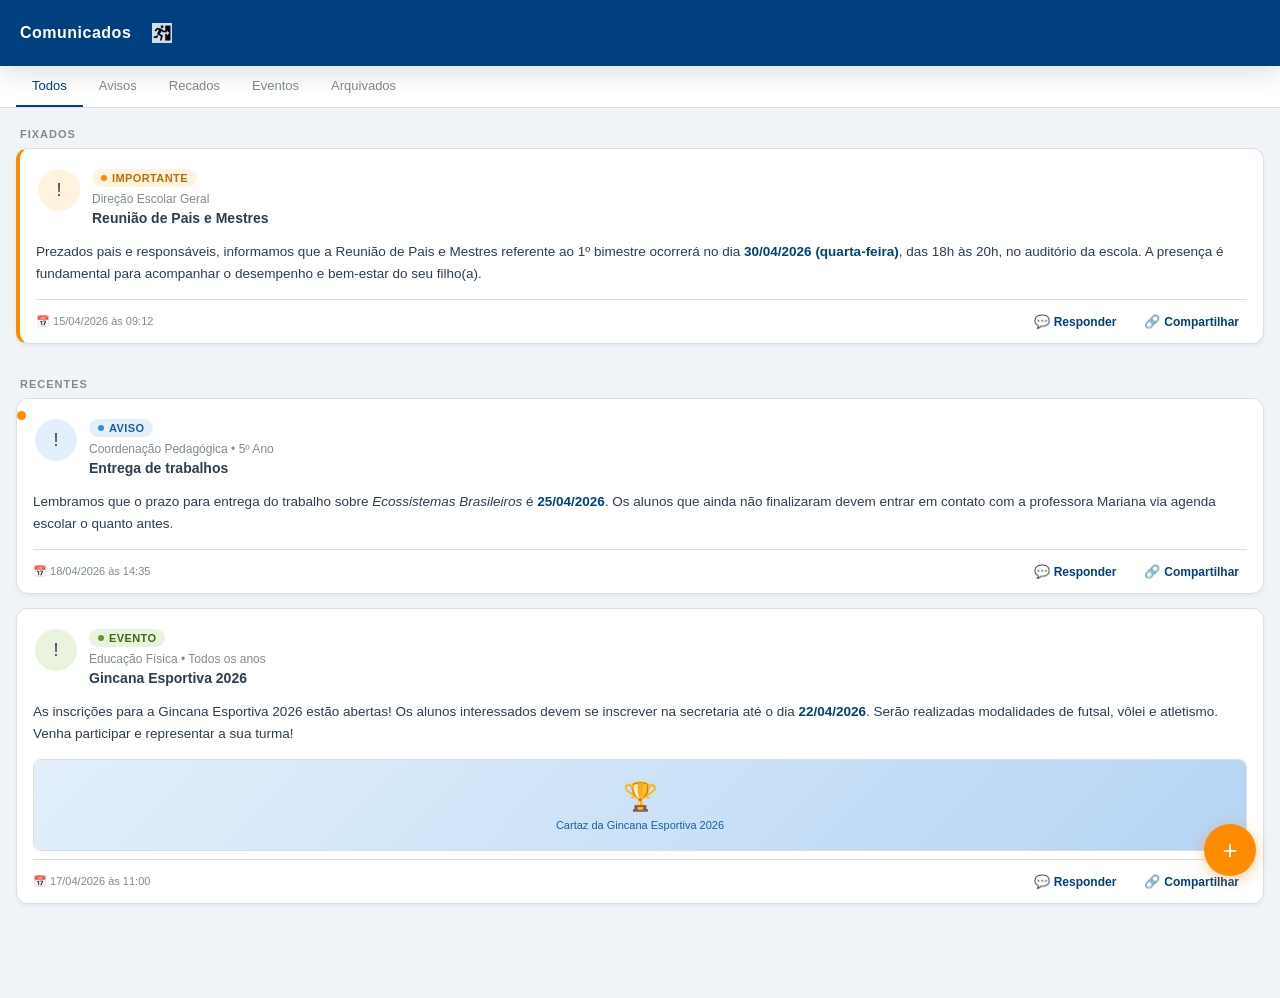
<file: pages/comunicados/index.html>
<!DOCTYPE html>
<html lang="pt-br">

<head>
    <meta charset="UTF-8">
    <meta name="viewport" content="width=device-width, initial-scale=1.0">
    <title>Comunicados</title>
    <link rel="stylesheet" href="style.css">
    <link rel="icon" href="../../assets/img/android-logo-png-transparent.png">

</head>

<body>

    <!-- parte de cima -->
    <header class="header">
        <span class="header-title">Comunicados</span>
        <div class="header-icons">
            <button class="logout-btn" title="Sair" onclick="window.location.href='../dashboard/index.html';">
                <img src="../../assets/img/icons/sair.jpg" alt="Sair" />
            </button>
        </div>
    </header>

    <!-- tab representativo de clique que nao esta funcionando-->
    <nav class="tab-bar">
        <div class="tab active">Todos</div>
        <div class="tab">Avisos</div>
        <div class="tab">Recados</div>
        <div class="tab">Eventos</div>
        <div class="tab">Arquivados</div>
    </nav>

    <main>
        <!-- fixados -->
        <p class="section-label">Fixados</p>

        <!-- aviso Reunião de Pais -->
        <article class="card card-pinned">
            <div class="card-header">
                <div class="card-avatar avatar-orange">!</div>
                <div class="card-meta">
                    <span class="badge badge-orange">
                        <span class="badge-dot badge-dot-orange"></span> Importante </span>
                    <p class="card-sender">Direção Escolar Geral</p>
                    <h2 class="card-title">Reunião de Pais e Mestres</h2>
                </div>
            </div>

            <!-- mensagem -->
            <div class="card-body">
                <p class="card-text">
                    Prezados pais e responsáveis, informamos que a Reunião de Pais e Mestres referente ao 1º bimestre
                    ocorrerá no dia <strong>30/04/2026 (quarta-feira)</strong>, das 18h às 20h, no auditório da escola.
                    A presença é fundamental para acompanhar o desempenho e bem-estar do seu filho(a).
                </p>
            </div>

            <div class="attachment">
            </div>
            <div class="card-divider"></div>
            <div class="card-footer">
                <span class="card-date">📅 15/04/2026 às 09:12</span>
                <div class="card-actions">
                    <button class="action-btn"><span class="action-icon">💬</span> Responder</button>
                    <button class="action-btn"><span class="action-icon">🔗</span> Compartilhar</button>
                </div>
            </div>
        </article>

        <!-- recentes -->
        <p class="section-label">Recentes</p>

        <!-- entrega de Trabalhos -->
        <article class="card">
            <div class="unread-dot"></div>
            <div class="card-header">
                <div class="card-avatar avatar-blue">!</div>
                <div class="card-meta">
                    <span class="badge badge-blue">
                        <span class="badge-dot badge-dot-blue"></span>Aviso
                    </span>
                    <p class="card-sender">Coordenação Pedagógica &bull; 5º Ano</p>
                    <h2 class="card-title">Entrega de trabalhos</h2>
                </div>
            </div>
            <div class="card-body">
                <p class="card-text">
                    Lembramos que o prazo para entrega do trabalho sobre <em>Ecossistemas Brasileiros</em> é
                    <strong>25/04/2026</strong>. Os alunos que ainda não finalizaram devem entrar em contato com a
                    professora Mariana via agenda escolar o quanto antes.
                </p>
            </div>
            <div class="card-divider"></div>
            <div class="card-footer">
                <span class="card-date">📅 18/04/2026 às 14:35</span>
                <div class="card-actions">
                    <button class="action-btn"><span class="action-icon">💬</span> Responder</button>
                    <button class="action-btn"><span class="action-icon">🔗</span> Compartilhar</button>
                </div>
            </div>
        </article>

        <!-- gincana Esportiva -->
        <article class="card">
            <div class="card-header">
                <div class="card-avatar avatar-green">!</div>
                <div class="card-meta">
                    <span class="badge badge-green">
                        <span class="badge-dot badge-dot-green"></span>Evento
                    </span>
                    <p class="card-sender">Educação Física &bull; Todos os anos</p>
                    <h2 class="card-title">Gincana Esportiva 2026</h2>
                </div>
            </div>
            <div class="card-body">
                <p class="card-text">
                    As inscrições para a Gincana Esportiva 2026 estão abertas! Os alunos interessados devem se inscrever
                    na secretaria até o dia <strong>22/04/2026</strong>. Serão realizadas modalidades de futsal, vôlei e
                    atletismo. Venha participar e representar a sua turma!
                </p>
            </div>
            <div class="img-block">
                <div class="img-placeholder">
                    <span>🏆</span>
                    <p>Cartaz da Gincana Esportiva 2026</p>
                </div>
            </div>

            <div class="card-divider"></div>
            <div class="card-footer">
                <span class="card-date">📅 17/04/2026 às 11:00</span>
                <div class="card-actions">
                    <button class="action-btn"><span class="action-icon">💬</span> Responder</button>
                    <button class="action-btn"><span class="action-icon">🔗</span> Compartilhar</button>
                </div>
            </div>
        </article>

        <div class="bottom-space"></div>
    </main>

    <!-- novo comunicado -->
    <button class="fab" title="Novo comunicado">+</button>


</body>

</html>
</file>
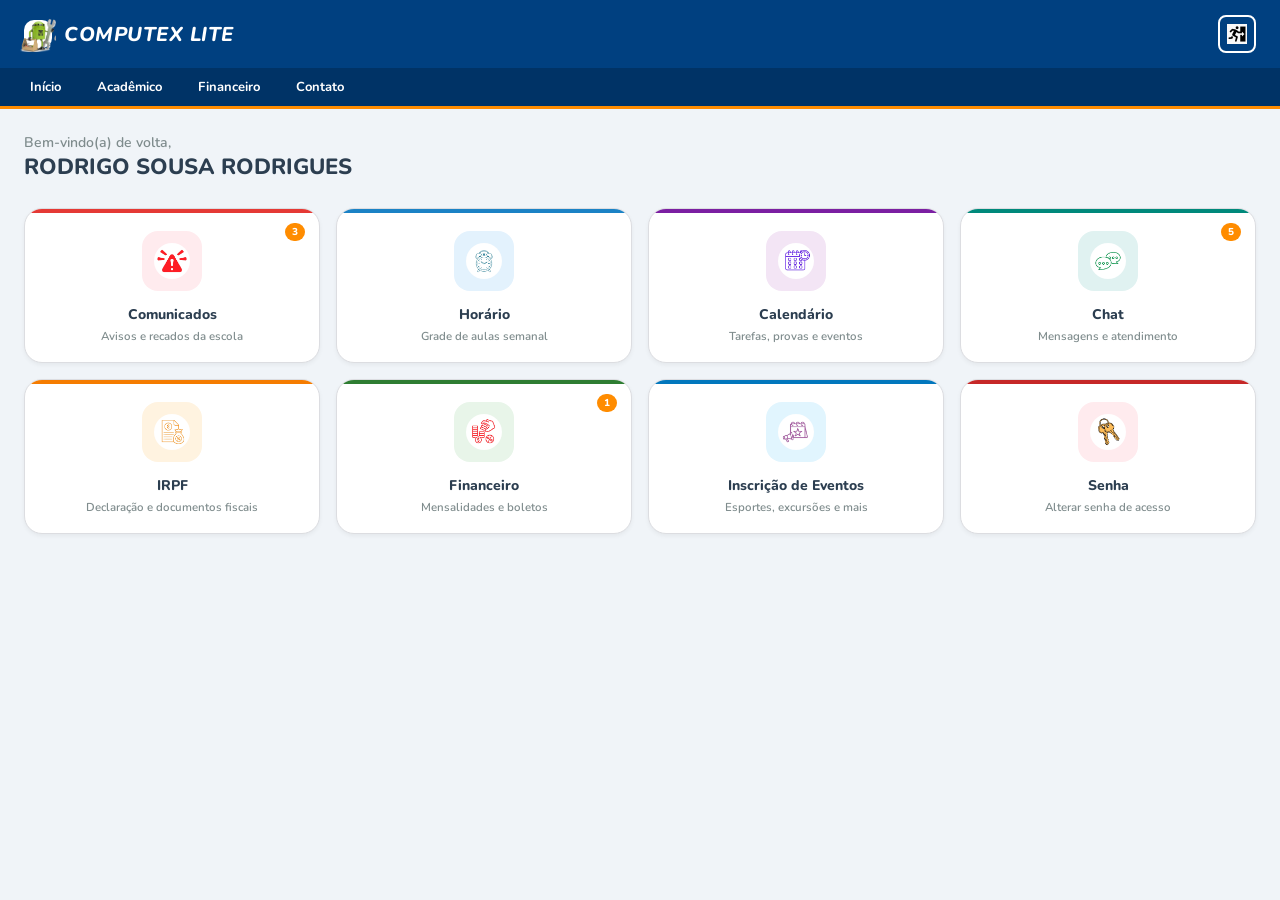
<file: pages/dashboard/index.html>
<!DOCTYPE html> 
<html lang="pt-br"> 
 
<head> 
  <meta charset="UTF-8" /> 
  <meta name="viewport" content="width=device-width, initial-scale=1.0" /> 
  <title>Início</title> 
  <link rel="icon" href="../../assets/img/android-logo-png-transparent.png"> 
  <link 
href="https://fonts.googleapis.com/css2?family=Nunito:wght@400;600;700;800&display=swap" 
rel="stylesheet" /> 
  <link rel="stylesheet" href="style.css" /> 
</head> 
 
<body> 
 
  <!-- cabeçalho --> 
  <header class="header"> 
    <div class="header-left"> 
      <div class="logo-box"> 
        <img src="../../assets/img/Android ferramento.png" alt="Logo" class="logo" /> 
      </div> 
      <span class="app-name">COMPUTEX LITE</span> 
    </div> 
    <button class="logout-btn" title="Sair" onclick="window.location.href='../principal/index.html';">
      <img src="../../assets/img/icons/sair.jpg" alt="Sair" /> 
    </button> 
  </header> 
 
  <!-- navegação --> 
   <!--alt: tirei os emojis porquê podem quebrar e deixar bugado--> 
  <nav class="nav"> 
    <div class="nav-item active">Início</div> 
    <div class="nav-item">Acadêmico</div> 
    <div class="nav-item">Financeiro</div> 
    <div class="nav-item">Contato</div> 
  </nav> 
 
  <!-- apresentação do usuário --> 
  <div class="welcome"> 
    <div class="welcome-label">Bem-vindo(a) de volta,</div> 
    <div class="welcome-name">RODRIGO SOUSA RODRIGUES</div> 
  </div> 
 
  <!-- icones de funcionalidades --> 
<!-- comunicados -->
<div class="grid">

  <div class="card"
       style="--accent:#E53935;--bg:#FFEBEE;"
       onclick="window.location.href='../comunicados/index.html'">

    <span class="badge">3</span>

    <div class="icon-wrap">
      <img src="../../assets/img/icons/alert.jpg" alt="Comunicados" />
    </div>

    <div class="card-title">Comunicados</div>
    <div class="card-desc">Avisos e recados da escola</div>
  </div>

  <!-- horário -->
  <div class="card"
       style="--accent:#1B82C5;--bg:#E3F2FD;"
       onclick="window.location.href='../horarios/index.html'">

    <div class="icon-wrap">
      <img src="../../assets/img/icons/horario.jpg" alt="Horário" />
    </div>

    <div class="card-title">Horário</div>
    <div class="card-desc">Grade de aulas semanal</div>
  </div>

  <!-- calendário -->
  <div class="card"
       style="--accent:#7B1FA2;--bg:#F3E5F5;"
       onclick="window.location.href='../calendario/index.html'">

    <div class="icon-wrap">
      <img src="../../assets/img/icons/calendario.jpg" alt="Calendário" />
    </div>

    <div class="card-title">Calendário</div>
    <div class="card-desc">Tarefas, provas e eventos</div>
  </div>

  <!-- chat -->
  <div class="card"
       style="--accent:#00897B;--bg:#E0F2F1;"
       onclick="window.location.href='../chat/index.html'">

    <span class="badge">5</span>

    <div class="icon-wrap">
      <img src="../../assets/img/icons/chat.jpg" alt="Chat" />
    </div>

    <div class="card-title">Chat</div>
    <div class="card-desc">Mensagens e atendimento</div>
  </div>

  <!-- IRPF -->
  <div class="card"
       style="--accent:#F57C00;--bg:#FFF3E0;"
       onclick="window.location.href='../irpf/index.html'">

    <div class="icon-wrap">
      <img src="../../assets/img/icons/imposts.jpg" alt="IRPF" />
    </div>

    <div class="card-title">IRPF</div>
    <div class="card-desc">Declaração e documentos fiscais</div>
  </div>

  <!-- financeiro -->
  <div class="card"
       style="--accent:#2E7D32;--bg:#E8F5E9;"
       onclick="window.location.href='../financeiro/index.html'">

    <span class="badge">1</span>

    <div class="icon-wrap">
      <img src="../../assets/img/icons/financeiro.jpg" alt="Financeiro" />
    </div>

    <div class="card-title">Financeiro</div>
    <div class="card-desc">Mensalidades e boletos</div>
  </div>

  <!-- inscrição de eventos -->
  <div class="card"
       style="--accent:#0277BD;--bg:#E1F5FE;"
       onclick="window.location.href='../eventos/index.html'">

    <div class="icon-wrap">
      <img src="../../assets/img/icons/eventos.jpg" alt="Inscrição de Eventos" />
    </div>

    <div class="card-title">Inscrição de Eventos</div>
    <div class="card-desc">Esportes, excursões e mais</div>
  </div>

  <!-- senha -->
  <div class="card"
       style="--accent:#C62828;--bg:#FFEBEE;"
       onclick="window.location.href='../senha/index.html'">

    <div class="icon-wrap">
      <img src="../../assets/img/icons/senha.jpg" alt="Senha" />
    </div>

    <div class="card-title">Senha</div>
    <div class="card-desc">Alterar senha de acesso</div>
  </div>

</div>
 
  </div> 
 
</body> 
 
</html>
</file>
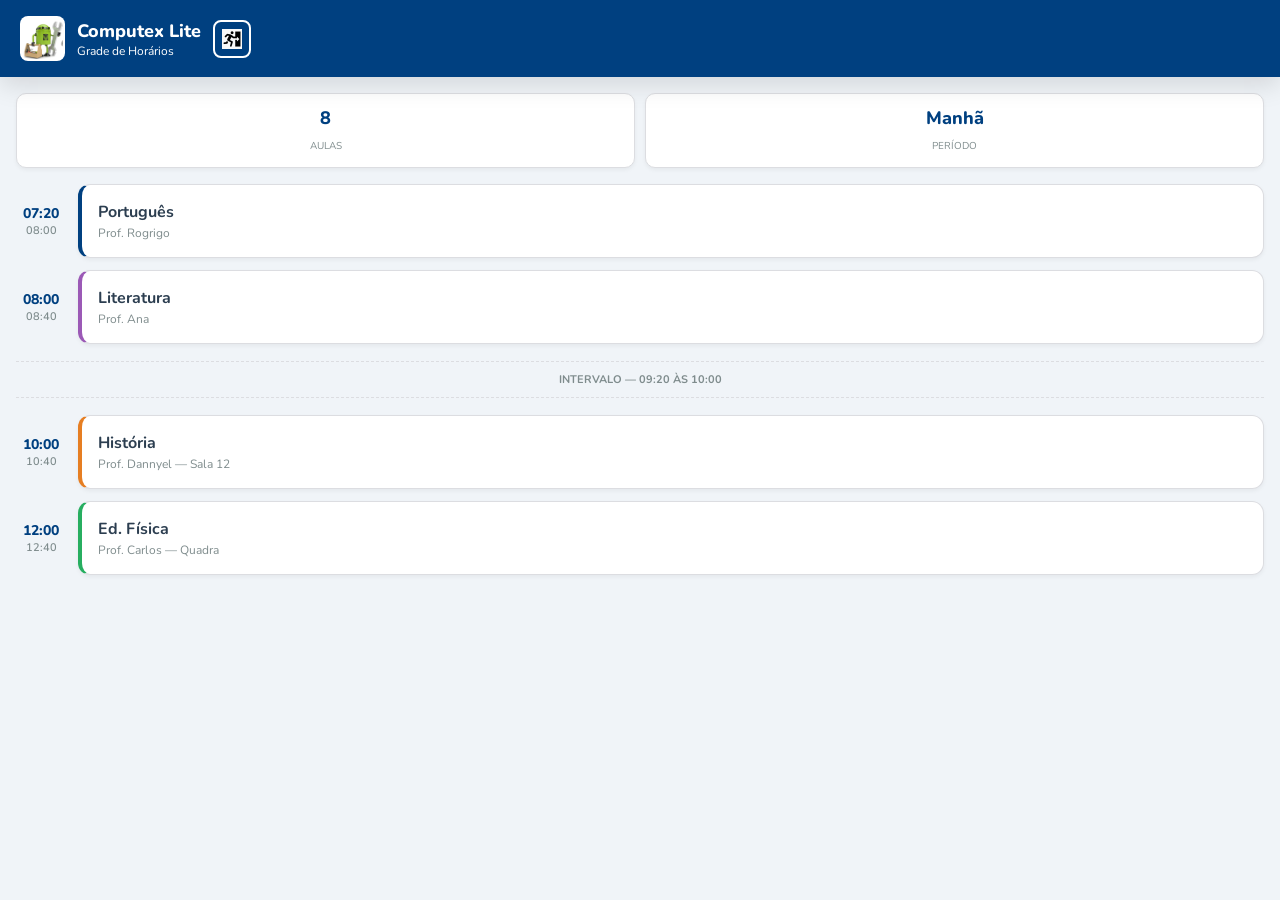
<file: pages/horarios/index.html>
<!DOCTYPE html>
<html lang="pt-br">

<head>
    <meta charset="UTF-8" />
    <meta name="viewport" content="width=device-width, initial-scale=1.0" />
    <title>Horários</title>
    <link href="https://fonts.googleapis.com/css2?family=Nunito:wght@400;600;700;800&display=swap" rel="stylesheet" />
    <link rel="stylesheet" href="style.css">
    <link rel="icon" href="../../assets/img/android-logo-png-transparent.png">

</head>

<body>

    <header class="header">
        <img src="../../assets/img/Android ferramento.png" alt="Logo" class="header-logo">
        <div class="header-info">
            <div class="header-title">Computex Lite</div>
            <div class="header-sub">Grade de Horários</div>
        </div>
        <button class="logout-btn" title="Sair" onclick="window.location.href='../dashboard/index.html';">
            <img src="../../assets/img/icons/sair.jpg" alt="Sair" />
        </button>
    </header>

    <!--barra de infos-->
    <div class="summary-bar">
        <div class="summary-chip">
            <span class="chip-value">8</span>
            <span class="chip-label">Aulas</span>
        </div>
        <div class="summary-chip">
            <span class="chip-value">Manhã</span>
            <span class="chip-label">Período</span>
        </div>
    </div>

    <!-- linha do tempo das aulas -->
    <main class="timeline">
        <div class="aula-card">
            <div class="time-col">

                <!--portugues-->
                <span class="time-start">07:20</span>
                <span class="time-end">08:00</span>
            </div>
            <div class="info-card theme-portugues">
                <div class="subject-name">Português</div>
                <div class="subject-details">Prof. Rogrigo</div>
            </div>
        </div>

        <!--literatura-->
        <div class="aula-card">
            <div class="time-col">
                <span class="time-start">08:00</span>
                <span class="time-end">08:40</span>
            </div>
            <div class="info-card theme-literatura">
                <div class="subject-name">Literatura</div>
                <div class="subject-details">Prof. Ana</div>
            </div>
        </div>

        <!--intervalo-->
        <div class="intervalo">
            <span>Intervalo — 09:20 às 10:00</span>
        </div>

        <!--história-->
        <div class="aula-card">
            <div class="time-col">
                <span class="time-start">10:00</span>
                <span class="time-end">10:40</span>
            </div>
            <div class="info-card theme-historia">
                <div class="subject-name">História</div>
                <div class="subject-details">Prof. Dannyel — Sala 12</div>
            </div>
        </div>

        <!--ed. fisica-->
        <div class="aula-card">
            <div class="time-col">
                <span class="time-start">12:00</span>
                <span class="time-end">12:40</span>
            </div>
            <div class="info-card theme-ed-fisica">
                <div class="subject-name">Ed. Física</div>
                <div class="subject-details">Prof. Carlos — Quadra</div>
            </div>
        </div>
    </main>

</body>

</html>
</file>
<file: pages/comunicados/style.css>
:root {
      --primary-blue: #004080;
      --primary-blue-hover: #003366;
      --accent-orange: #FF8C00;
      --accent-orange-hover: #E67E00;
      --bg-light: #F0F4F8;
      --text-main: #2C3E50;
      --text-muted: #7F8C8D;
      --border-color: #DCDDE1;
      --shadow-sm: 0 2px 4px rgba(0,0,0,0.05);
      --shadow-md: 0 8px 24px rgba(0,0,0,0.12);
      --white: #fff;
    }
 
    * {
      box-sizing: border-box;
      margin: 0;
      padding: 0;
    }
 
    body {
      font-family: 'Segoe UI', Tahoma, arial, Verdana, sans-serif;
      background: var(--bg-light);
      color: var(--text-main);
      min-height: 100vh;
    }
 
    .header {
      background: var(--primary-blue);
      padding: 0.875rem 1.25rem;
      display: flex;
      align-items: center;
      gap: 12px;
      position: sticky;
      box-shadow: var(--shadow-md);
    }

    .header-title {
      color: var(--white);
      font-size: 16px;
      font-weight: 600;
      letter-spacing: 0.5px;
    }
 
    .header-icons {
      display: flex;
      gap: 16px;
    }
 
    .header-icons button {
      background: none;
      border: none;
      color: var(--white);
      font-size: 18px;
      cursor: pointer;
      opacity: 0.85;
      padding: 4px;
      border-radius: 6px;
      transition: opacity 0.15s, background 0.15s;
    }
 
    .header-icons button:hover {
      opacity: 1;
      background: var(--white);
    }
.logout-btn {
      background: transparent;
      border: 2px solid var(--white);
      border-radius: 8px;
      width: 38px;
      height: 38px;
      display: flex;
      align-items: center;
      justify-content: center;
      cursor: pointer;
      transition: background 0.2s;
    }
 
    .logout-btn:hover { background: var(--white); }
    .logout-btn img { width: 20px; height: 20px; }
 
    .tab-bar {
      background: var(--white);
      border-bottom: 1px solid var(--border-color);
      display: flex;
      overflow-x: auto;
      padding: 0 1rem;
      -webkit-overflow-scrolling: touch;
      scrollbar-width: none;
    }
 
    .tab-bar::-webkit-scrollbar {
      display: none;
    }
 
    .tab {
      padding: 0.75rem 1rem;
      font-size: 13px;
      font-weight: 500;
      color: var(--text-muted);
      border-bottom: 2.5px solid transparent;
      white-space: nowrap;
      cursor: pointer;
      transition: all 0.15s;
      user-select: none;
    }
 
    .tab:hover {
      color: var(--primary-blue);
    }
 
    .tab.active {
      color: var(--primary-blue);
      border-bottom-color: var(--primary-blue);
    }
 
    .section-label {
      padding: 1.25rem 1.25rem 0.5rem;
      font-size: 11px;
      color: var(--text-muted);
      text-transform: uppercase;
      letter-spacing: 1px;
      font-weight: 600;
    }
 
    .card {
      background: var(--white);
      border: 1px solid var(--border-color);
      border-radius: 12px;
      margin: 0 1rem 0.875rem;
      overflow: hidden;
      box-shadow: var(--shadow-sm);
      transition: box-shadow 0.2s, transform 0.2s;
      position: relative;
    }
 
    .card:hover {
      box-shadow: var(--shadow-md);
    }
 
    .card-pinned {
      border-left: 4px solid var(--accent-orange);
    }
 
    .unread-dot {
      width: 9px;
      height: 9px;
      background: var(--accent-orange);
      border-radius: 50%;
      position: absolute;
      top: 12px;
    }

    .card-header {
      padding: 1rem 1rem 0;
      display: flex;
      align-items: flex-start;
      gap: 12px;
      right: 12px;
      border: 2px solid var(--white);
    }
 
    .card-avatar {
      width: 42px;
      height: 42px;
      border-radius: 50%;
      display: flex;
      align-items: center;
      justify-content: center;
      font-size: 18px;
      flex-shrink: 0;
      margin-top: 2px;
    }
 
    .avatar-orange { background: #FFF3E0; }
    .avatar-blue   { background: #E3F0FB; }
    .avatar-green  { background: #EAF3DE; }
 
    .card-meta {
      flex: 1;
      min-width: 0;
    }
 
    .badge {
      display: inline-flex;
      align-items: center;
      gap: 5px;
      font-size: 11px;
      font-weight: 600;
      padding: 3px 9px;
      border-radius: 20px;
      margin-bottom: 5px;
      text-transform: uppercase;
      letter-spacing: 0.4px;
    }
 
    .badge-orange { background: #FFF3E0; color: #C96A00; }
    .badge-blue   { background: #E3F0FB; color: #185FA5; }
    .badge-green  { background: #EAF3DE; color: #3B6D11; }
 
    .badge-dot {
      width: 6px;
      height: 6px;
      border-radius: 50%;
      flex-shrink: 0;
    }
 
    .badge-dot-orange { background: #FF8C00; }
    .badge-dot-blue   { background: #378ADD; }
    .badge-dot-green  { background: #639922; }
 
    .card-sender {
      font-size: 12px;
      color: var(--text-muted);
      margin-bottom: 3px;
    }
 
    .card-title {
      font-size: 14px;
      font-weight: 600;
      color: var(--text-main);
      line-height: 1.4;
    }
 
    .pin-icon {
      font-size: 16px;
      flex-shrink: 0;
      margin-top: 4px;
    }
 
    .card-body {
      padding: 0.625rem 1rem 0.875rem;
    }
 
    .card-text {
      font-size: 13.5px;
      color: var(--text-main);
      line-height: 1.65;
    }
 
    .card-text strong {
      color: var(--primary-blue);
      font-weight: 600;
    }
 
    .img-block {
      margin: 0 1rem 0.5rem;
      border-radius: 8px;
      overflow: hidden;
      border: 1px solid var(--border-color);
    }
 
    .img-placeholder {
      background: linear-gradient(135deg, #E3F0FB 0%, #B5D4F4 100%);
      height: 90px;
      display: flex;
      align-items: center;
      justify-content: center;
      flex-direction: column;
      gap: 6px;
    }
 
    .img-placeholder span {
      font-size: 28px;
    }
 
    .img-placeholder p {
      font-size: 11px;
      color: #185FA5;
      font-weight: 500;
    }
 
    .attach-icon {
      font-size: 22px;
      flex-shrink: 0;
    }
 
    .attach-info {
      flex: 1;
      min-width: 0;
    }
 
    .attach-name {
      font-size: 12px;
      color: var(--text-main);
      font-weight: 600;
      white-space: nowrap;
      overflow: hidden;
      text-overflow: ellipsis;
    }
 
    .attach-size {
      font-size: 11px;
      color: var(--text-muted);
    }
 
    .attach-dl {
      font-size: 12px;
      color: var(--primary-blue);
      font-weight: 600;
      cursor: pointer;
      padding: 4px 10px;
      border-radius: 6px;
      border: 1px solid var(--primary-blue);
      transition: background 0.15s, color 0.15s;
      white-space: nowrap;
      flex-shrink: 0;
    }
 
    .attach-dl:hover {
      background: var(--primary-blue);
      color: var(--white);
    }
 
    /* ── CARD FOOTER ── */
    .card-divider {
      height: 1px;
      background: var(--border-color);
      margin: 0 1rem;
    }
 
    .card-footer {
      padding: 0.625rem 1rem;
      display: flex;
      align-items: center;
      justify-content: space-between;
    }
 
    .card-date {
      font-size: 11px;
      color: var(--text-muted);
    }
 
    .card-actions {
      display: flex;
      gap: 12px;
    }
 
    .action-btn {
      font-size: 12px;
      color: var(--primary-blue);
      font-weight: 600;
      cursor: pointer;
      padding: 4px 8px;
      border-radius: 6px;
      border: none;
      background: none;
      display: flex;
      align-items: center;
      gap: 4px;
      transition: background 0.15s;
    }
 
    .action-btn:hover {
      background: #E3F0FB;
    }
 
    .action-icon {
      font-size: 13px;
    }
 
    .fab {
      position: fixed;
      bottom: 1.5rem;
      right: 1.5rem;
      width: 52px;
      height: 52px;
      background: var(--accent-orange);
      border-radius: 50%;
      display: flex;
      align-items: center;
      justify-content: center;
      font-size: 26px;
      color: var(--white);
      cursor: pointer;
      box-shadow: 0 4px 16px rgba(255,140,0,0.4);
      border: none;
      transition: background 0.15s, transform 0.15s;
      z-index: 200;
      line-height: 1;
    }
 
    .fab:hover {
      background: var(--accent-orange-hover);
      transform: scale(1.08);
    }
 
    .bottom-space {
      height: 5rem;
    }
</file>
<file: pages/dashboard/style.css>
:root {
      --primary-blue: #004080;
      --primary-blue-hover: #003366;
      --accent-orange: #FF8C00;
      --accent-orange-hover: #E67E00;
      --bg-light: #F0F4F8;
      --text-main: #2C3E50;
      --text-muted: #7F8C8D;
      --border-color: #DCDDE1;
      --shadow-sm: 0 2px 4px rgba(0,0,0,0.05);
      --shadow-md: 0 8px 24px rgba(0,0,0,0.12);
      --white: #fff;
    }
 
    * { box-sizing: border-box; margin: 0; padding: 0; }
 
    body {
      font-family: 'Nunito', arial, sans-serif;
      background: var(--bg-light);
      min-height: 100vh;
    }
 
    .header {
      background: var(--primary-blue);
      padding: 0 24px;
      display: flex;
      align-items: center;
      justify-content: space-between;
      height: 68px;
      box-shadow: var(--shadow-md);
    }
 /*parte esquerda do header*/
    .header-left {
      display: flex;
      align-items: center;
      gap: 12px;
    }
 
    .logo-box {
      width: 28px;
      height: 28px;
      background: var(--white);
      border-radius: 10px;
      display: flex;
      align-items: center;
      justify-content: center;
    }
 
    .logo-box img { width: 36px; height: 36px; }
 
    .app-name {
      color: var(--white);
      font-size: 20px;
      font-weight: 800;
      letter-spacing: 0.5px;
      font-style: italic;
    }
 
    .logout-btn {
      background: transparent;
      border: 2px solid var(--white);
      border-radius: 8px;
      width: 38px;
      height: 38px;
      display: flex;
      align-items: center;
      justify-content: center;
      cursor: pointer;
      transition: background 0.2s;
    }
 
    .logout-btn:hover { background: var(--white); }
    .logout-btn img { width: 20px; height: 20px; }
 
    .nav {
      background: var(--primary-blue-hover);
      display: flex;
      align-items: stretch;
      padding: 0 12px;
      border-bottom: 3px solid var(--accent-orange);
    }
 
    .nav-item {
      color: var(--white);
      font-size: 13px;
      font-weight: 700;
      padding: 10px 18px;
      cursor: pointer;
      border-bottom: 3px solid transparent;
      margin-bottom: -3px;
      transition: all 0.2s;
      white-space: nowrap;
    }
 
    .nav-item:hover {
      color: var(--white);
      background: rgba(255,255,255,0.08);
    }
 
    .nav-item.active {
      color: var(--white);
      border-bottom-color: var(--accent-orange);
    }
 
    .welcome {
      padding: 24px 24px 10px;
    }
 
    .welcome-label {
      font-size: 14px;
      color: var(--text-muted);
      font-weight: 600;
    }
 
    .welcome-name {
      font-size: 22px;
      color: var(--text-main);
      font-weight: 800;
    }
 
    .welcome-sub {
      font-size: 13px;
      color: var(--text-muted);
      margin-top: 2px;
    }
 
    .grid {
      display: grid;
      grid-template-columns: repeat(4, 1fr);
      gap: 16px;
      padding: 16px 24px 32px;
    }
 
    @media (max-width: 900px) {
      .grid { grid-template-columns: repeat(2, 1fr); }
    }
 
    @media (max-width: 500px) {
      .grid { grid-template-columns: 1fr; }
    }
 
    .card {
      background: var(--white);
      border-radius: 18px;
      padding: 22px 16px 18px;
      cursor: pointer;
      border: 1.5px solid var(--border-color);
      box-shadow: var(--shadow-sm);
      transition: transform 0.22s, border-color 0.22s, box-shadow 0.22s;
      display: flex;
      flex-direction: column;
      align-items: center;
      text-align: center;
      position: relative;
      overflow: hidden;
    }
 
    .card::before {
      content: '';
      position: absolute;
      top: 0; left: 0; right: 0;
      height: 4px;
      border-radius: 18px 18px 0 0;
      background: var(--accent);
    }
 
    .card:hover {
      transform: translateY(-4px);
      border-color: var(--accent-orange);
      box-shadow: var(--shadow-md);
    }
 
    .icon-wrap {
      width: 60px;
      height: 60px;
      border-radius: 16px;
      background: var(--bg);
      display: flex;
      align-items: center;
      justify-content: center;
      margin-bottom: 14px;
    }
 
    .icon-wrap svg { width: 28px; height: 28px; }
 
    .card-title {
      font-size: 14px;
      font-weight: 800;
      color: var(--text-main);
      margin-bottom: 4px;
    }
 
    .card-desc {
      font-size: 11.5px;
      color: var(--text-muted);
      font-weight: 600;
      line-height: 1.4;
    }
 
    .badge {
      position: absolute;
      top: 14px;
      right: 14px;
      background: var(--accent-orange);
      color: var(--white);
      font-size: 10px;
      font-weight: 800;
      border-radius: 99px;
      padding: 2px 7px;
      min-width: 20px;
      text-align: center;
    }
    .icon-wrap img {
  width: 36px;
  height: 36px;
  object-fit: contain;
  border-radius: 25px;
}

.logout-btn img {
  width: 20px;
  height: 20px;
  object-fit: contain;
}
</file>
<file: pages/horarios/style.css>
:root {
    --primary-blue: #004080;
    --primary-blue-hover: #003366;
    --accent-orange: #FF8C00;
    --accent-orange-hover: #E67E00;
    --bg-light: #F0F4F8;
    --text-main: #2C3E50;
    --text-muted: #7F8C8D;
    --border-color: #DCDDE1;
    --shadow-sm: 0 2px 4px rgba(0, 0, 0, 0.05);
    --shadow-md: 0 8px 24px rgba(0, 0, 0, 0.12);
    --white: #fff;
}

* {
    box-sizing: border-box;
    margin: 0;
    padding: 0;
}

body {
    font-family: 'Nunito', arial, sans-serif;
    background: var(--bg-light);
    color: var(--text-main);
}

.header {
    background: var(--primary-blue);
    padding: 1rem 1.25rem;
    display: flex;
    align-items: center;
    gap: 12px;
    position: sticky;
    top: 0;
    box-shadow: var(--shadow-md);
}

.header-logo {
    width: 45px;
    height: 45px;
    object-fit: contain;
    background: var(--white);
    border-radius: 8px;
    padding: 2px;
}

.header-title {
    color: var(--white);
    font-size: 18px;
    font-weight: 800;
}

.header-sub {
    color: var(--white);
    font-size: 12px;
}
    .logout-btn {
      background: transparent;
      border: 2px solid var(--white);
      border-radius: 8px;
      width: 38px;
      height: 38px;
      display: flex;
      align-items: center;
      justify-content: center;
      cursor: pointer;
      transition: background 0.2s;
    }
 
    .logout-btn:hover { background: var(--white); }
    .logout-btn img { width: 20px; height: 20px; }
 
.summary-bar {
    display: flex;
    gap: 10px;
    padding: 1rem;
}

.summary-chip {
    width: 100%;
    background: var(--white);
    border-radius: 10px;
    padding: 0.75rem;
    border: 1px solid var(--border-color);
    text-align: center;
    box-shadow: var(--shadow-sm);
}

.chip-value {
    font-size: 18px;
    font-weight: 800;
    color: var(--primary-blue);
    display: block;
    height: 1.5em;
}

.chip-label {
    font-size: 10px;
    color: var(--text-muted);
    text-transform: uppercase;
}

.timeline {
    padding: 0 1rem 2rem;
    display: flex;
    flex-direction: column;
    gap: 12px;
}

.aula-card {
    display: flex;
    gap: 12px;
    align-items: center;
}

.time-col {
    display: flex;
    flex-direction: column;
    width: 50px;
    text-align: center;
}

.time-start {
    font-size: 14px;
    font-weight: 800;
    color: var(--primary-blue);
}

.time-end {
    font-size: 11px;
    color: var(--text-muted);
    font-weight: 600;
}

.info-card {
    flex: 1;
    background: var(--white);
    border-radius: 12px;
    padding: 1rem;
    border: 1px solid var(--border-color);
    border-left: 4px solid var(--primary-blue);
    box-shadow: var(--shadow-sm);
}

.subject-name {
    font-size: 16px;
    font-weight: 700;
    color: var(--text-main);
}

.subject-details {
    font-size: 12px;
    color: var(--text-muted);
    margin-top: 2px;
}

.intervalo {
    text-align: center;
    padding: 10px;
    font-size: 11px;
    font-weight: 700;
    color: var(--text-muted);
    text-transform: uppercase;
    border-top: 1px dashed var(--border-color);
    border-bottom: 1px dashed var(--border-color);
    margin: 5px 0;
}

.theme-portugues {
    border-left-color: var(--primary-blue);
}

.theme-literatura {
    border-left-color: #9b59b6;
}

.theme-historia {
    border-left-color: #e67e22;
}

.theme-ed-fisica {
    border-left-color: #27ae60;
}
</file>
